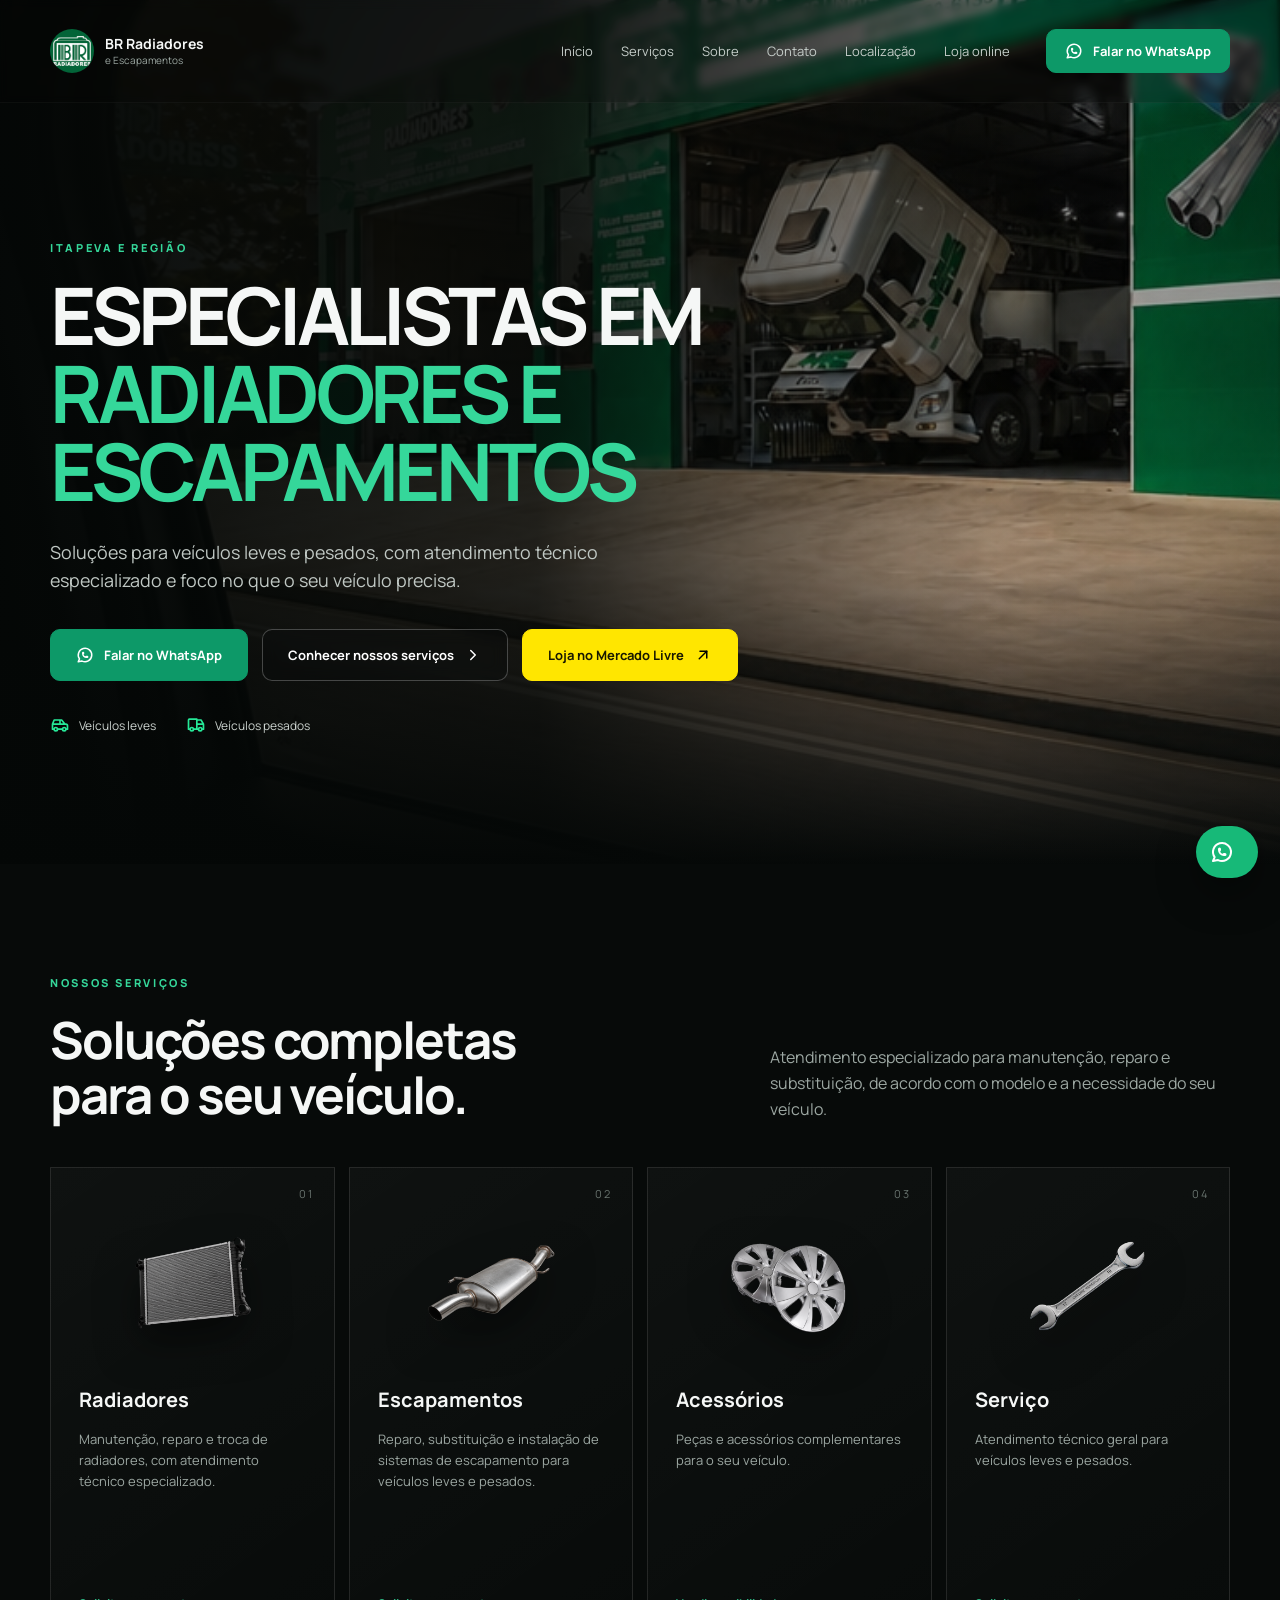
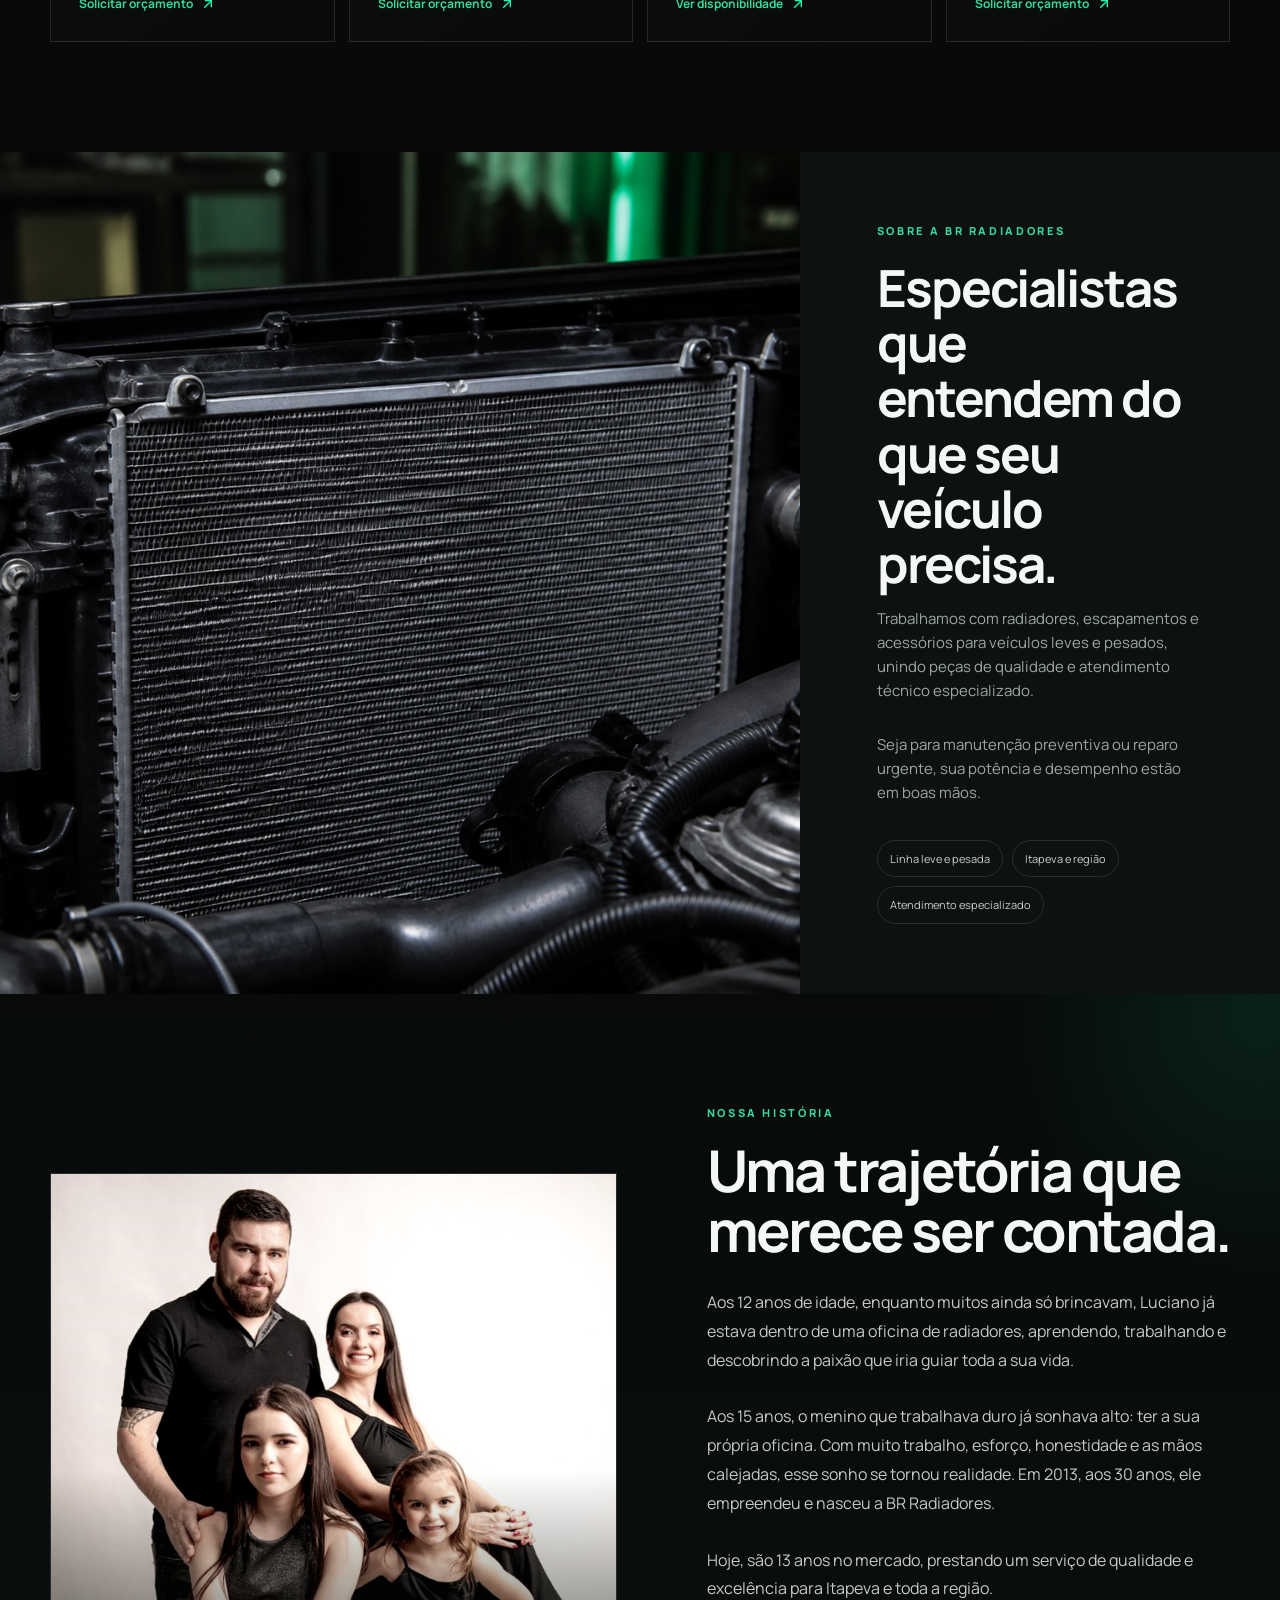
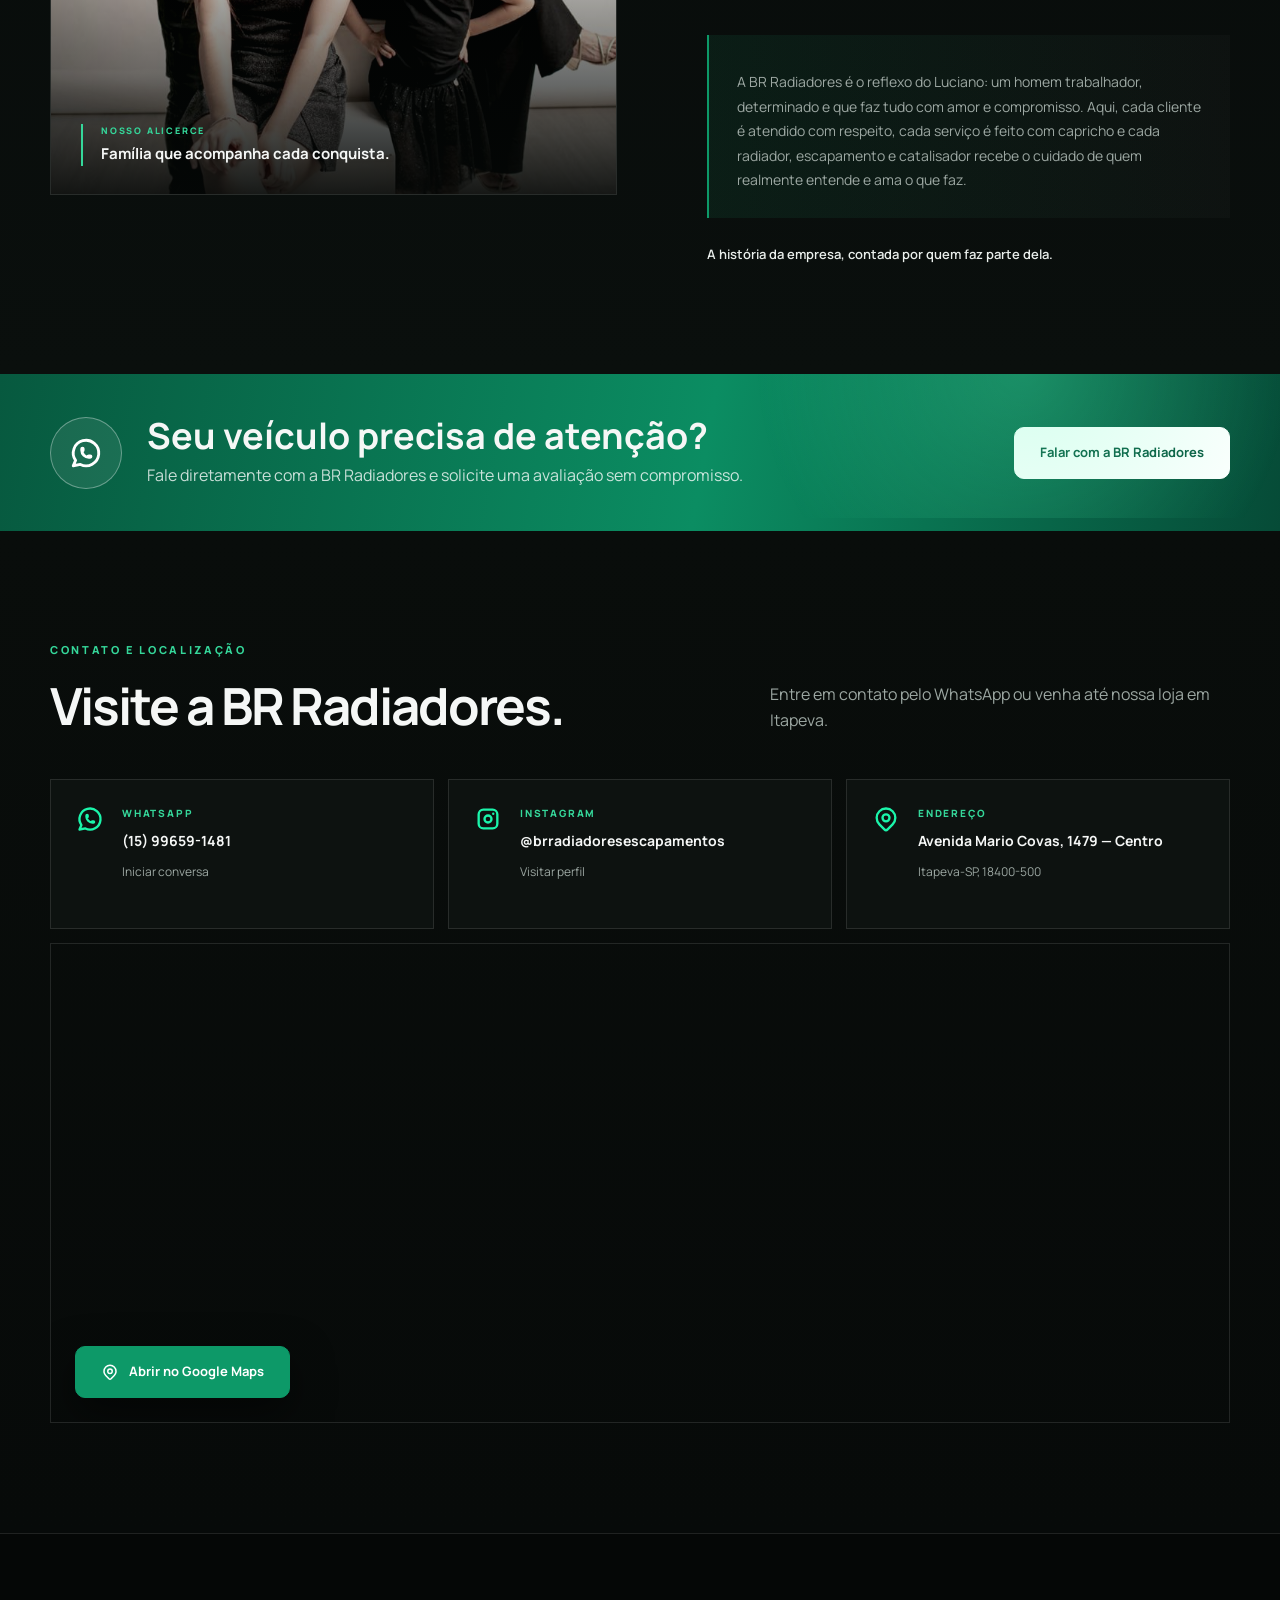
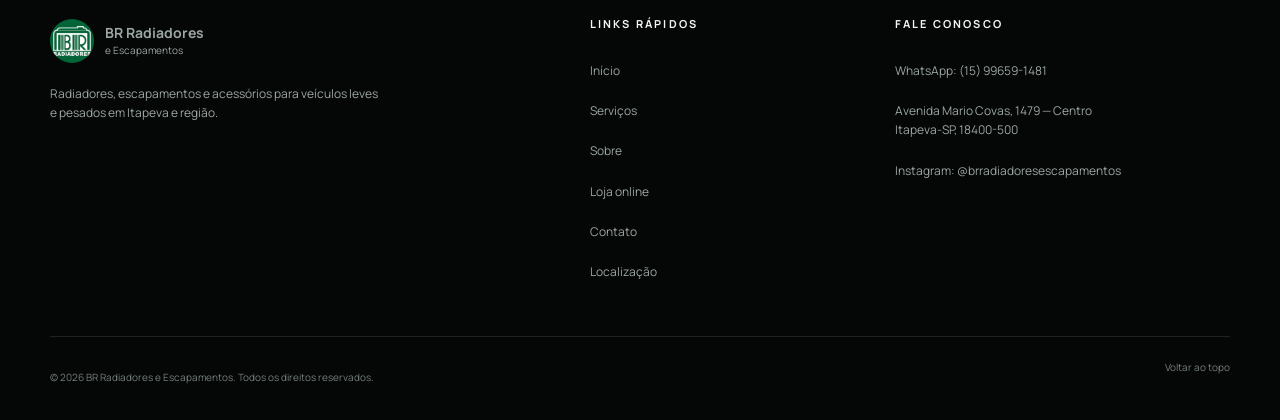
<file: index.html>
<!DOCTYPE html>
<html lang="pt-BR">
  <head>
    <meta charset="UTF-8">
    <meta name="viewport" content="width=device-width, initial-scale=1.0">
    <title>
      BR Radiadores e Escapamentos — Itapeva-SP
    </title>
    <meta name="description" content="Radiadores, escapamentos, acessórios e atendimento técnico para veículos leves e pesados em Itapeva e região. Solicite seu orçamento pelo WhatsApp.">
    <meta name="theme-color" content="#070b09">
    <meta property="og:title" content="BR Radiadores e Escapamentos — Itapeva-SP">
    <meta property="og:description" content="Atendimento especializado para veículos leves e pesados em Itapeva e região.">
    <meta property="og:type" content="website">
    <meta property="og:image" content="assets/images/fachada-br.png">
    <link rel="icon" href="assets/images/favicon.png" type="image/png">
    <link rel="preconnect" href="https://fonts.googleapis.com">
    <link rel="preconnect" href="https://fonts.gstatic.com" crossorigin>
    <link href="https://fonts.googleapis.com/css2?family=Manrope:wght@400;500;600;700;800&display=swap" rel="stylesheet">
    <link rel="stylesheet" href="css/style.css">
    <script type="application/ld+json">
      {"@context":"https://schema.org","@type":"AutoRepair","name":"BR Radiadores e Escapamentos","image":"assets/images/fachada-br.png","telephone":"+55 15 99659-1481","address":{"@type":"PostalAddress","streetAddress":"Avenida Mario Covas, 1479 — Centro","addressLocality":"Itapeva","addressRegion":"SP","postalCode":"18400-500","addressCountry":"BR"},"sameAs":["https://instagram.com/brradiadoresescapamentos"]}
    </script>
  </head>
  <body>
    <a class="skip-link" href="#conteudo">
      Pular para o conteúdo
    </a>
    <header class="header" id="header">
      <div class="header__inner container">
        <a class="brand" href="#inicio" aria-label="BR Radiadores e Escapamentos — início">
          <img src="assets/images/logo-br.png" alt="" width="48" height="48">
          <span>
            <strong>
              BR Radiadores
            </strong>
            <small>
              e Escapamentos
            </small>
          </span>
        </a>
        <nav class="nav" id="nav" aria-label="Navegação principal">
          <a href="#inicio">
            Início
          </a>
          <a href="#servicos">
            Serviços
          </a>
          <a href="#sobre">
            Sobre
          </a>
          <a href="#contato">
            Contato
          </a>
          <a href="#localizacao">
            Localização
          </a>
          <a href="vendas.html">
            Loja online
          </a>
        </nav>
        <a class="button button--compact header__cta" href="https://wa.me/5515996591481?text=Ol%C3%A1!%20Vim%20pelo%20site%20e%20gostaria%20de%20solicitar%20um%20or%C3%A7amento." target="_blank" rel="noopener noreferrer">
          <img src="assets/icons/brand-whatsapp.svg" alt="">
          Falar no WhatsApp
        </a>
        <button class="menu-button" type="button" aria-label="Abrir menu" aria-expanded="false" aria-controls="nav">
          <img src="assets/icons/menu-2.svg" alt="">
        </button>
      </div>
    </header>
    <main id="conteudo">
      <section class="hero" id="inicio" aria-labelledby="hero-title">
        <img class="hero__image" src="assets/images/fachada-br.png" alt="Fachada da BR Radiadores e Escapamentos com caminhão em atendimento">
        <div class="hero__overlay">
        </div>
        <div class="hero__content container reveal">
          <p class="eyebrow">
            Itapeva e região
          </p>
          <h1 id="hero-title">
            Especialistas em
            <br>
            <span>
              radiadores e escapamentos
            </span>
          </h1>
          <p class="hero__lead">
            Soluções para veículos leves e pesados, com atendimento técnico especializado e foco no que o seu veículo precisa.
          </p>
          <div class="hero__actions">
            <a class="button" href="https://wa.me/5515996591481?text=Ol%C3%A1!%20Quero%20solicitar%20um%20or%C3%A7amento%20para%20o%20meu%20ve%C3%ADculo." target="_blank" rel="noopener noreferrer">
              <img src="assets/icons/brand-whatsapp.svg" alt="">
              Falar no WhatsApp
            </a>
            <a class="button button--ghost" href="#servicos">
              Conhecer nossos serviços
              <img src="assets/icons/chevron-right.svg" alt="">
            </a>
            <a class="button button--market" href="vendas.html">
              Loja no Mercado Livre
              <img src="assets/icons/arrow-up-right.svg" alt="">
            </a>
          </div>
          <div class="hero__trust">
            <span>
              <img src="assets/icons/car.svg" alt="">
              Veículos leves
            </span>
            <span>
              <img src="assets/icons/truck.svg" alt="">
              Veículos pesados
            </span>
          </div>
        </div>
      </section>
      <section class="section services" id="servicos" aria-labelledby="services-title">
        <div class="container">
          <div class="section-head reveal">
            <div>
              <p class="eyebrow">
                Nossos serviços
              </p>
              <h2 id="services-title">
                Soluções completas
                <br>
                para o seu veículo.
              </h2>
            </div>
            <p>
              Atendimento especializado para manutenção, reparo e substituição, de acordo com o modelo e a necessidade do seu veículo.
            </p>
          </div>
          <div class="service-grid">
            <article class="service-card reveal">
              <span class="service-card__number">
                01
              </span>
              <img src="assets/images/radiador.png" alt="Radiador automotivo" loading="lazy">
              <h3>
                Radiadores
              </h3>
              <p>
                Manutenção, reparo e troca de radiadores, com atendimento técnico especializado.
              </p>
              <a href="https://wa.me/5515996591481?text=Ol%C3%A1!%20Quero%20um%20or%C3%A7amento%20de%20radiador%20para%20o%20meu%20ve%C3%ADculo." target="_blank" rel="noopener noreferrer">
                Solicitar orçamento
                <img src="assets/icons/arrow-up-right.svg" alt="">
              </a>
            </article>
            <article class="service-card reveal">
              <span class="service-card__number">
                02
              </span>
              <img src="assets/images/escapamento.png" alt="Sistema de escapamento" loading="lazy">
              <h3>
                Escapamentos
              </h3>
              <p>
                Reparo, substituição e instalação de sistemas de escapamento para veículos leves e pesados.
              </p>
              <a href="https://wa.me/5515996591481?text=Ol%C3%A1!%20Quero%20um%20or%C3%A7amento%20de%20escapamento%20para%20o%20meu%20ve%C3%ADculo." target="_blank" rel="noopener noreferrer">
                Solicitar orçamento
                <img src="assets/icons/arrow-up-right.svg" alt="">
              </a>
            </article>
            <article class="service-card reveal">
              <span class="service-card__number">
                03
              </span>
              <img src="assets/images/acessorios.png" alt="Acessórios automotivos" loading="lazy">
              <h3>
                Acessórios
              </h3>
              <p>
                Peças e acessórios complementares para o seu veículo.
              </p>
              <a href="https://wa.me/5515996591481?text=Ol%C3%A1!%20Gostaria%20de%20ver%20a%20disponibilidade%20de%20acess%C3%B3rios." target="_blank" rel="noopener noreferrer">
                Ver disponibilidade
                <img src="assets/icons/arrow-up-right.svg" alt="">
              </a>
            </article>
            <article class="service-card reveal">
              <span class="service-card__number">
                04
              </span>
              <img src="assets/images/servico.png" alt="Ferramenta representando atendimento técnico" loading="lazy">
              <h3>
                Serviço
              </h3>
              <p>
                Atendimento técnico geral para veículos leves e pesados.
              </p>
              <a href="https://wa.me/5515996591481?text=Ol%C3%A1!%20Quero%20um%20or%C3%A7amento%20de%20servi%C3%A7o%20para%20o%20meu%20ve%C3%ADculo." target="_blank" rel="noopener noreferrer">
                Solicitar orçamento
                <img src="assets/icons/arrow-up-right.svg" alt="">
              </a>
            </article>
          </div>
        </div>
      </section>
      <section class="about" id="sobre" aria-labelledby="about-title">
        <div class="about__media reveal">
          <img src="assets/images/radiador-closeup.png" alt="Detalhe técnico de radiador instalado em veículo" loading="lazy">
        </div>
        <div class="about__content reveal">
          <p class="eyebrow">
            Sobre a BR Radiadores
          </p>
          <h2 id="about-title">
            Especialistas que entendem do que seu veículo precisa.
          </h2>
          <p>
            Trabalhamos com radiadores, escapamentos e acessórios para veículos leves e pesados, unindo peças de qualidade e atendimento técnico especializado.
          </p>
          <p>
            Seja para manutenção preventiva ou reparo urgente, sua potência e desempenho estão em boas mãos.
          </p>
          <div class="about__tags">
            <span>
              Linha leve e pesada
            </span>
            <span>
              Itapeva e região
            </span>
            <span>
              Atendimento especializado
            </span>
          </div>
        </div>
      </section>
      <section class="story section" aria-labelledby="story-title">
        <div class="story__grid container">
          <figure class="story__portrait reveal">
            <!-- Troca futura: salve a foto real como assets/images/familia-proprietario.jpg e altere apenas o src abaixo. -->
            <img src="assets/images/Luciano e familia.png" alt="Fachada da BR Radiadores e Escapamentos — imagem temporária até a inclusão da foto da família" loading="lazy">
            <figcaption>
              <span>
                Nosso Alicerce
              </span>
              <strong>
                Família que acompanha cada conquista.
              </strong>
            </figcaption>
          </figure>
          <div class="story__content reveal">
            <p class="eyebrow">
              Nossa história
            </p>
            <h2 id="story-title">
              Uma trajetória que merece ser contada.
            </h2>
            <p class="story__intro">
              Aos 12 anos de idade, enquanto muitos ainda só brincavam, Luciano já estava dentro de uma oficina de radiadores, aprendendo, trabalhando e descobrindo a paixão que iria guiar toda a sua vida.
            </p>
            <p class="story__intro">
            Aos 15 anos, o menino que trabalhava duro já sonhava alto: ter a sua própria oficina.
            Com muito trabalho, esforço, honestidade e as mãos calejadas, esse sonho se tornou realidade.    
            Em 2013, aos 30 anos, ele empreendeu e nasceu a BR Radiadores.
            </p>
            <p class="story__intro">
            Hoje, são 13 anos no mercado, prestando um serviço de qualidade e excelência para Itapeva e toda a região.
            </p>
            <div class="story__text-slot" aria-label="Espaço reservado para o texto da trajetória">
              <span>
                
              </span>
              <p>
                A BR Radiadores é o reflexo do Luciano: um homem trabalhador, determinado e que faz tudo com amor e compromisso. Aqui, cada cliente é atendido com respeito, cada serviço é feito com capricho e cada radiador, escapamento e catalisador recebe o cuidado de quem realmente entende e ama o que faz.
              </p>
            </div>
            <p class="story__signature">
              A história da empresa, contada por quem faz parte dela.
            </p>
          </div>
        </div>
      </section>
      <section class="cta-band" aria-label="Solicite um orçamento">
        <div class="container cta-band__inner reveal">
          <div class="cta-band__icon">
            <img src="assets/icons/brand-whatsapp.svg" alt="">
          </div>
          <div>
            <h2>
              Seu veículo precisa de atenção?
            </h2>
            <p>
              Fale diretamente com a BR Radiadores e solicite uma avaliação sem compromisso.
            </p>
          </div>
          <a class="button button--light" href="https://wa.me/5515996591481?text=Ol%C3%A1!%20Quero%20pedir%20um%20or%C3%A7amento%20sem%20compromisso." target="_blank" rel="noopener noreferrer">
            Falar com a BR Radiadores
          </a>
        </div>
      </section>
      <section class="section contact" id="contato" aria-labelledby="contact-title">
        <div class="container">
          <div class="section-head reveal">
            <div>
              <p class="eyebrow">
                Contato e localização
              </p>
              <h2 id="contact-title">
                Visite a BR Radiadores.
              </h2>
            </div>
            <p>
              Entre em contato pelo WhatsApp ou venha até nossa loja em Itapeva.
            </p>
          </div>
          <div class="contact-grid">
            <a class="contact-card reveal" href="https://wa.me/5515996591481?text=Ol%C3%A1!%20Vim%20pelo%20site%20da%20BR%20Radiadores." target="_blank" rel="noopener noreferrer">
              <img src="assets/icons/brand-whatsapp.svg" alt="">
              <span>
                <small>
                  WhatsApp
                </small>
                <strong>
                  (15) 99659-1481
                </strong>
                <em>
                  Iniciar conversa
                </em>
              </span>
            </a>
            <a class="contact-card reveal" href="https://instagram.com/brradiadoresescapamentos" target="_blank" rel="noopener noreferrer">
              <img src="assets/icons/brand-instagram.svg" alt="">
              <span>
                <small>
                  Instagram
                </small>
                <strong>
                  @brradiadoresescapamentos
                </strong>
                <em>
                  Visitar perfil
                </em>
              </span>
            </a>
            <a class="contact-card reveal" href="https://www.google.com/maps/search/?api=1&query=Avenida%20Mario%20Covas%2C%201479%2C%20Centro%2C%20Itapeva%20-%20SP%2C%2018400-500" target="_blank" rel="noopener noreferrer">
              <img src="assets/icons/map-pin.svg" alt="">
              <span>
                <small>
                  Endereço
                </small>
                <strong>
                  Avenida Mario Covas, 1479 — Centro
                </strong>
                <em>
                  Itapeva-SP, 18400-500
                </em>
              </span>
            </a>
          </div>
          <div class="map-wrap reveal" id="localizacao">
            <iframe title="Mapa da BR Radiadores e Escapamentos em Itapeva" src="https://www.google.com/maps?q=Avenida%20Mario%20Covas%2C%201479%2C%20Centro%2C%20Itapeva%20-%20SP%2C%2018400-500&output=embed" loading="lazy" referrerpolicy="no-referrer-when-downgrade" allowfullscreen>
            </iframe>
            <a class="button map-button" href="https://www.google.com/maps/search/?api=1&query=BR%20Radiadores%20e%20Escapamentos%2C%20Avenida%20Mario%20Covas%2C%201479%2C%20Itapeva%20-%20SP" target="_blank" rel="noopener noreferrer">
              <img src="assets/icons/map-pin.svg" alt="">
              Abrir no Google Maps
            </a>
          </div>
        </div>
      </section>
    </main>
    <footer class="footer">
      <div class="container footer__grid">
        <div>
          <a class="brand" href="#inicio">
            <img src="assets/images/logo-br.png" alt="" width="48" height="48">
            <span>
              <strong>
                BR Radiadores
              </strong>
              <small>
                e Escapamentos
              </small>
            </span>
          </a>
          <p>
            Radiadores, escapamentos e acessórios para veículos leves e pesados em Itapeva e região.
          </p>
        </div>
        <div>
          <h2>
            Links rápidos
          </h2>
          <a href="#inicio">
            Início
          </a>
          <a href="#servicos">
            Serviços
          </a>
          <a href="#sobre">
            Sobre
          </a>
          <a href="vendas.html">
            Loja online
          </a>
          <a href="#contato">
            Contato
          </a>
          <a href="#localizacao">
            Localização
          </a>
        </div>
        <div>
          <h2>
            Fale conosco
          </h2>
          <a href="https://wa.me/5515996591481" target="_blank" rel="noopener noreferrer">
            WhatsApp: (15) 99659-1481
          </a>
          <a href="https://www.google.com/maps/search/?api=1&query=Avenida%20Mario%20Covas%2C%201479%2C%20Centro%2C%20Itapeva%20-%20SP%2C%2018400-500" target="_blank" rel="noopener noreferrer">
            Avenida Mario Covas, 1479 — Centro
            <br>
            Itapeva-SP, 18400-500
          </a>
          <a href="https://instagram.com/brradiadoresescapamentos" target="_blank" rel="noopener noreferrer">
            Instagram: @brradiadoresescapamentos
          </a>
        </div>
      </div>
      <div class="container footer__bottom">
        <p>
          © 2026 BR Radiadores e Escapamentos. Todos os direitos reservados.
        </p>
        <a href="#inicio">
          Voltar ao topo
        </a>
      </div>
    </footer>
    <a class="whatsapp-float" href="https://wa.me/5515996591481?text=Ol%C3%A1!%20Quero%20falar%20sobre%20um%20servi%C3%A7o." target="_blank" rel="noopener noreferrer" aria-label="Falar com a BR Radiadores pelo WhatsApp">
      <img src="assets/icons/brand-whatsapp.svg" alt="">
      <span>
        Fale conosco
      </span>
    </a>
    <script src="js/script.js">
    </script>
  </body>
</html>
</file>
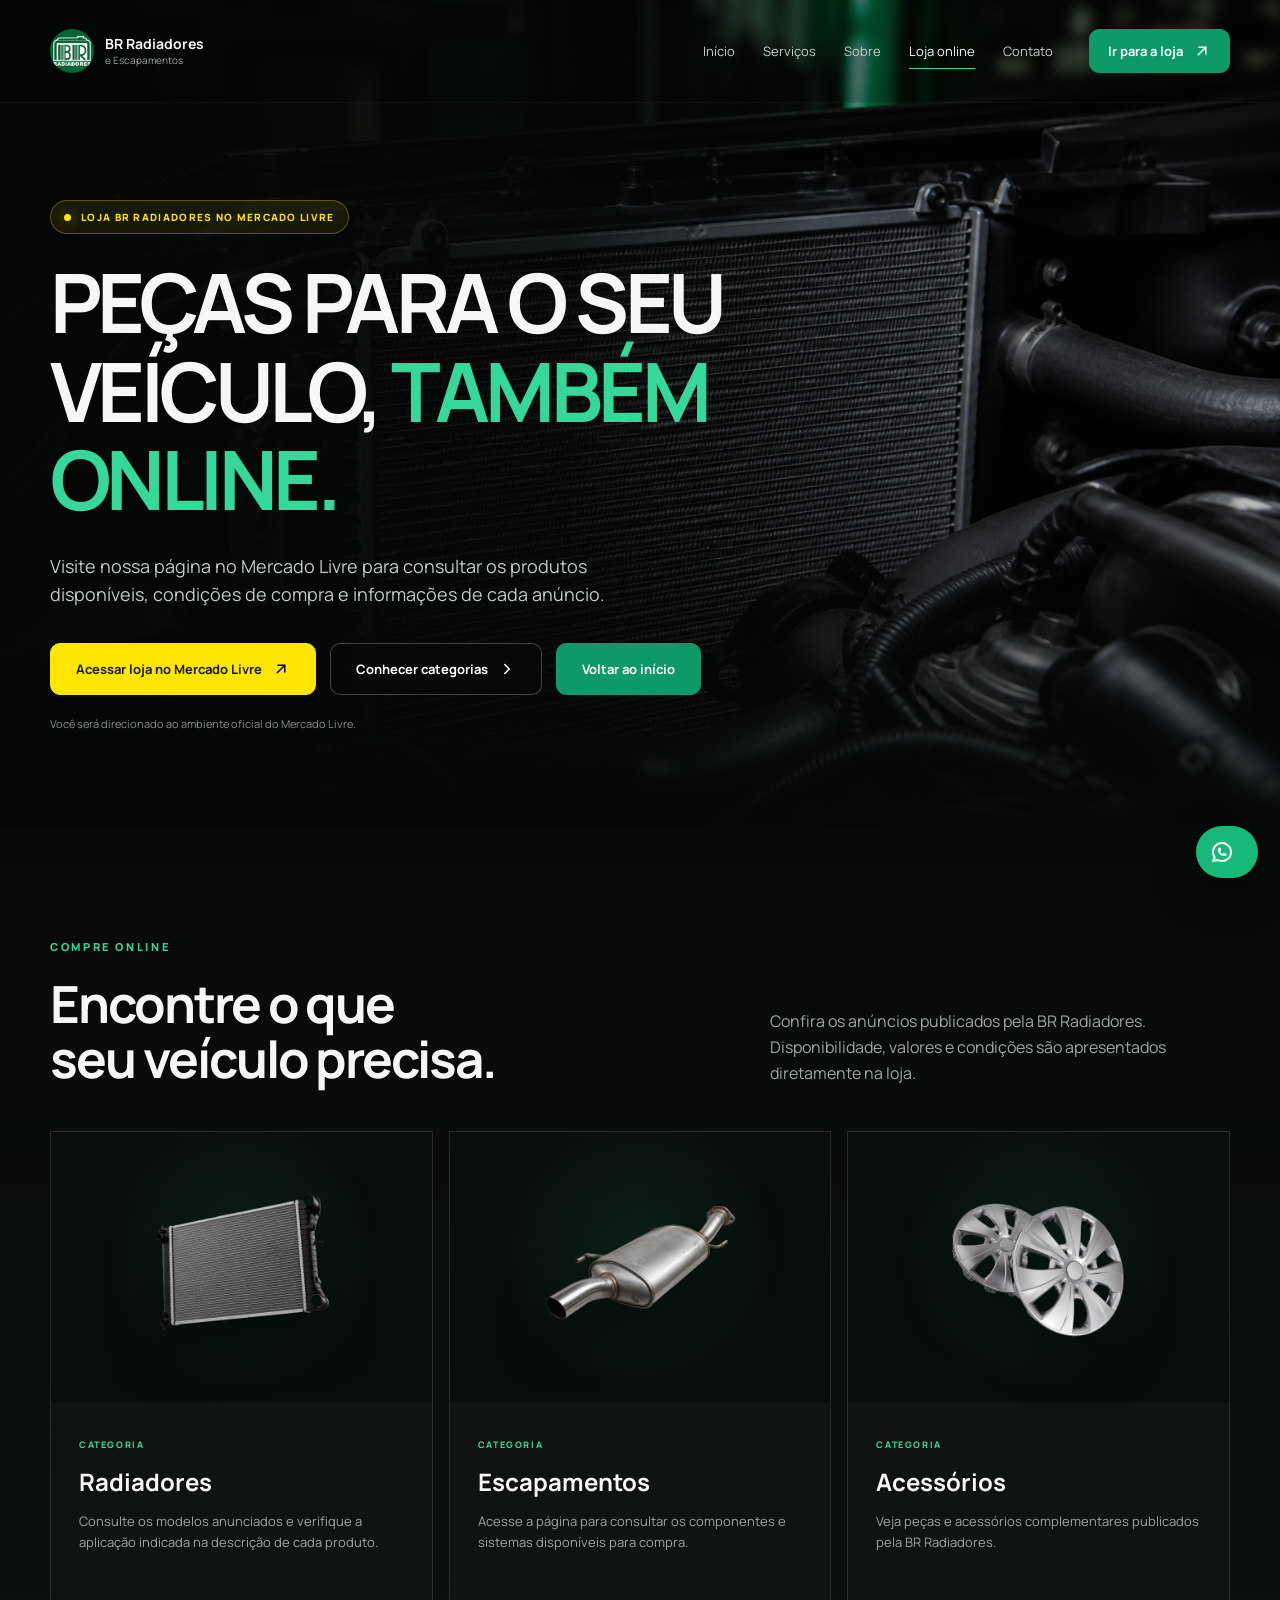
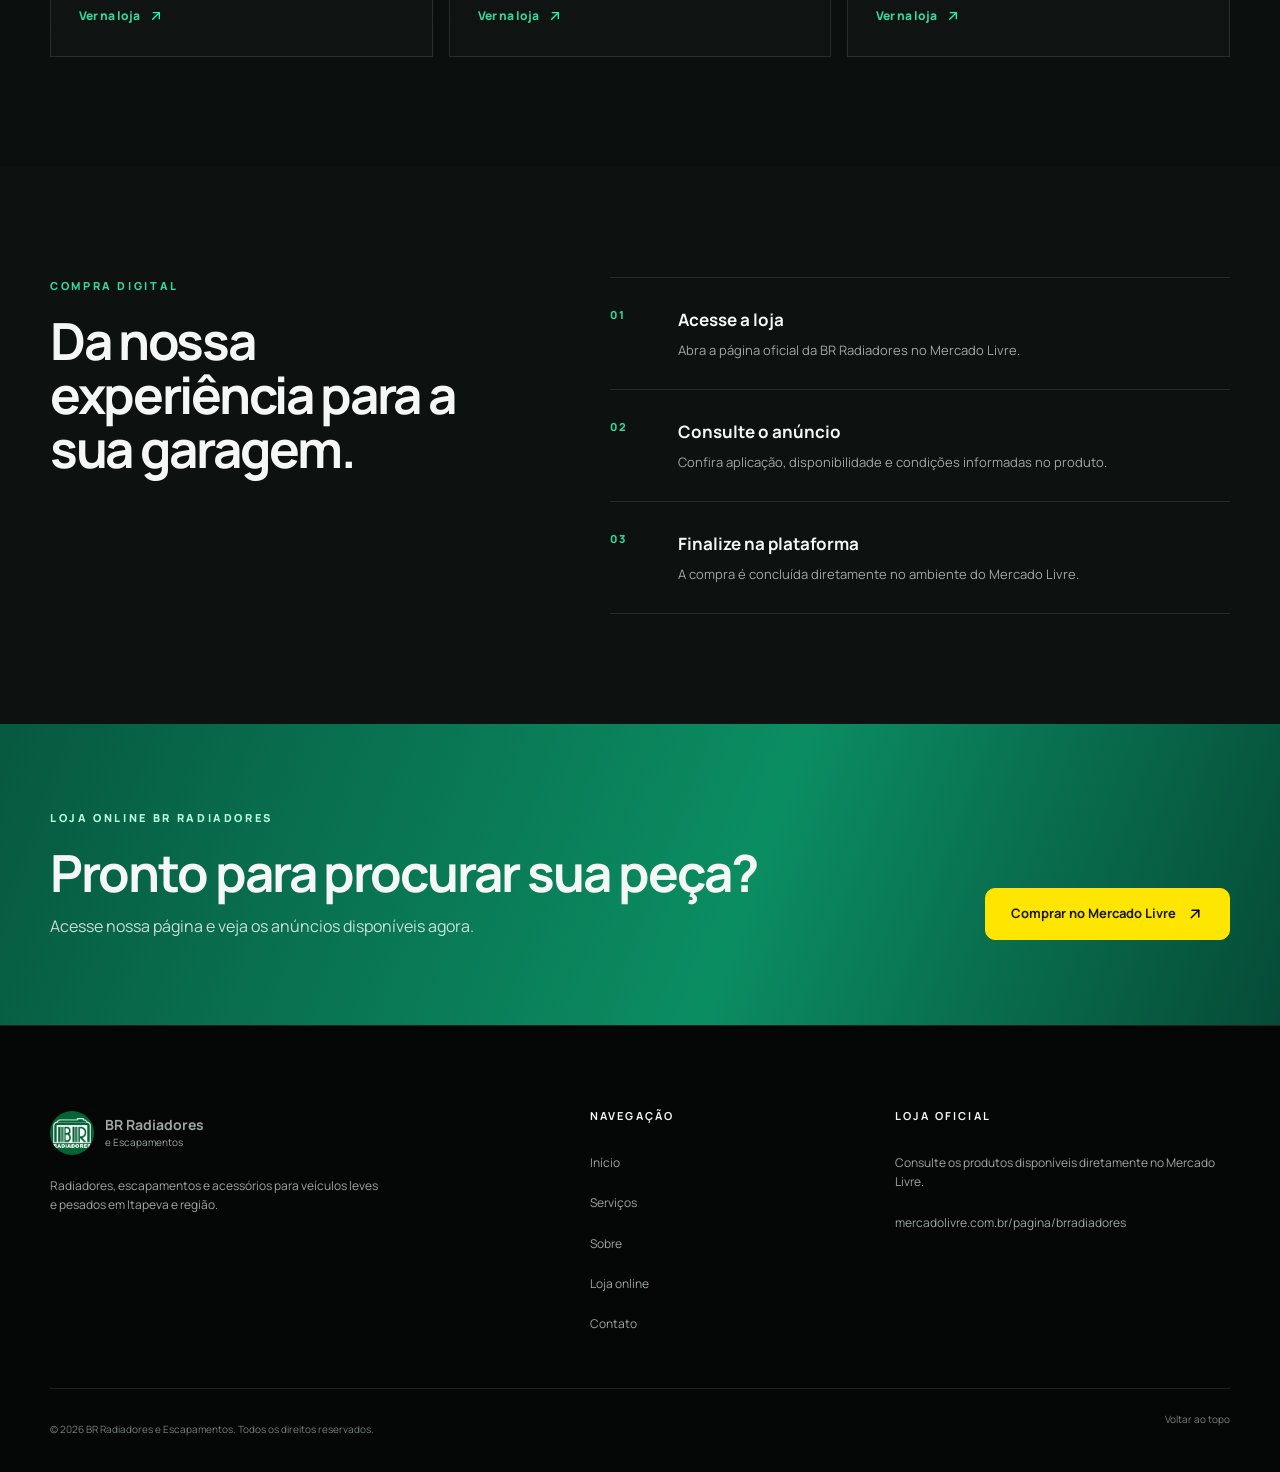
<file: vendas.html>
<!DOCTYPE html>
<html lang="pt-BR">
  <head>
    <meta charset="UTF-8">
    <meta name="viewport" content="width=device-width, initial-scale=1.0">
    <title>
      Loja Online — BR Radiadores no Mercado Livre
    </title>
    <meta name="description" content="Conheça a loja da BR Radiadores no Mercado Livre e consulte radiadores, escapamentos e acessórios disponíveis para compra online.">
    <meta name="theme-color" content="#070a09">
    <meta property="og:title" content="Loja Online — BR Radiadores">
    <meta property="og:description" content="Acesse a loja da BR Radiadores no Mercado Livre.">
    <meta property="og:type" content="website">
    <meta property="og:image" content="assets/images/radiador-closeup.png">
    <link rel="icon" href="assets/images/favicon.png" type="image/png">
    <link rel="preconnect" href="https://fonts.googleapis.com">
    <link rel="preconnect" href="https://fonts.gstatic.com" crossorigin>
    <link href="https://fonts.googleapis.com/css2?family=Manrope:wght@400;500;600;700;800&display=swap" rel="stylesheet">
    <link rel="stylesheet" href="css/style.css">
  </head>
  <body class="sales-page">
    <a class="skip-link" href="#conteudo">
      Pular para o conteúdo
    </a>
    <header class="header" id="header">
      <div class="header__inner container">
        <a class="brand" href="index.html" aria-label="BR Radiadores e Escapamentos — página inicial">
          <img src="assets/images/logo-br.png" alt="" width="48" height="48">
          <span>
            <strong>
              BR Radiadores
            </strong>
            <small>
              e Escapamentos
            </small>
          </span>
        </a>
        <nav class="nav" id="nav" aria-label="Navegação principal">
          <a href="index.html">
            Início
          </a>
          <a href="index.html#servicos">
            Serviços
          </a>
          <a href="index.html#sobre">
            Sobre
          </a>
          <a href="vendas.html" aria-current="page">
            Loja online
          </a>
          <a href="index.html#contato">
            Contato
          </a>
        </nav>
        <a class="button button--compact header__cta" href="https://www.mercadolivre.com.br/pagina/brradiadores" target="_blank" rel="noopener noreferrer">
          Ir para a loja
          <img src="assets/icons/arrow-up-right.svg" alt="">
        </a>
        <button class="menu-button" type="button" aria-label="Abrir menu" aria-expanded="false" aria-controls="nav">
          <img src="assets/icons/menu-2.svg" alt="">
        </button>
      </div>
    </header>
    <main id="conteudo">
      <section class="sales-hero" aria-labelledby="sales-title">
        <img class="sales-hero__image" src="assets/images/radiador-closeup.png" alt="Radiador automotivo em destaque" fetchpriority="high">
        <div class="sales-hero__shade">
        </div>
        <div class="container sales-hero__content reveal">
          <p class="market-badge">
            <span>
            </span>
            Loja BR Radiadores no Mercado Livre
          </p>
          <h1 id="sales-title">
            Peças para o seu veículo,
            <span>
              também online.
            </span>
          </h1>
          <p>
            Visite nossa página no Mercado Livre para consultar os produtos disponíveis, condições de compra e informações de cada anúncio.
          </p>
          <div class="hero__actions">
            <a class="button button--market" href="https://www.mercadolivre.com.br/pagina/brradiadores" target="_blank" rel="noopener noreferrer">
              Acessar loja no Mercado Livre
              <img src="assets/icons/arrow-up-right.svg" alt="">
            </a>
            <a class="button button--ghost" href="#categorias">
              Conhecer categorias
              <img src="assets/icons/chevron-right.svg" alt="">
            </a>
            <a class="button" href="index.html">
              Voltar ao início
            </a>
          </div>
          <small>
            Você será direcionado ao ambiente oficial do Mercado Livre.
          </small>
        </div>
      </section>
      <section class="section sales-categories" id="categorias" aria-labelledby="categories-title">
        <div class="container">
          <div class="section-head reveal">
            <div>
              <p class="eyebrow">
                Compre online
              </p>
              <h2 id="categories-title">
                Encontre o que
                <br>
                seu veículo precisa.
              </h2>
            </div>
            <p>
              Confira os anúncios publicados pela BR Radiadores. Disponibilidade, valores e condições são apresentados diretamente na loja.
            </p>
          </div>
          <div class="sales-grid">
            <article class="sales-card reveal">
              <div class="sales-card__image">
                <img src="assets/images/radiador.png" alt="Radiador automotivo" loading="lazy">
              </div>
              <div class="sales-card__body">
                <span>
                  Categoria
                </span>
                <h3>
                  Radiadores
                </h3>
                <p>
                  Consulte os modelos anunciados e verifique a aplicação indicada na descrição de cada produto.
                </p>
                <a href="https://www.mercadolivre.com.br/pagina/brradiadores" target="_blank" rel="noopener noreferrer">
                  Ver na loja
                  <img src="assets/icons/arrow-up-right.svg" alt="">
                </a>
              </div>
            </article>
            <article class="sales-card reveal">
              <div class="sales-card__image">
                <img src="assets/images/escapamento.png" alt="Componente de escapamento" loading="lazy">
              </div>
              <div class="sales-card__body">
                <span>
                  Categoria
                </span>
                <h3>
                  Escapamentos
                </h3>
                <p>
                  Acesse a página para consultar os componentes e sistemas disponíveis para compra.
                </p>
                <a href="https://www.mercadolivre.com.br/pagina/brradiadores" target="_blank" rel="noopener noreferrer">
                  Ver na loja
                  <img src="assets/icons/arrow-up-right.svg" alt="">
                </a>
              </div>
            </article>
            <article class="sales-card reveal">
              <div class="sales-card__image">
                <img src="assets/images/acessorios.png" alt="Acessórios automotivos" loading="lazy">
              </div>
              <div class="sales-card__body">
                <span>
                  Categoria
                </span>
                <h3>
                  Acessórios
                </h3>
                <p>
                  Veja peças e acessórios complementares publicados pela BR Radiadores.
                </p>
                <a href="https://www.mercadolivre.com.br/pagina/brradiadores" target="_blank" rel="noopener noreferrer">
                  Ver na loja
                  <img src="assets/icons/arrow-up-right.svg" alt="">
                </a>
              </div>
            </article>
          </div>
        </div>
      </section>
      <section class="market-process section" aria-labelledby="process-title">
        <div class="container market-process__grid">
          <div class="reveal">
            <p class="eyebrow">
              Compra digital
            </p>
            <h2 id="process-title">
              Da nossa experiência para a sua garagem.
            </h2>
          </div>
          <div class="market-process__steps reveal">
            <article>
              <span>
                01
              </span>
              <div>
                <h3>
                  Acesse a loja
                </h3>
                <p>
                  Abra a página oficial da BR Radiadores no Mercado Livre.
                </p>
              </div>
            </article>
            <article>
              <span>
                02
              </span>
              <div>
                <h3>
                  Consulte o anúncio
                </h3>
                <p>
                  Confira aplicação, disponibilidade e condições informadas no produto.
                </p>
              </div>
            </article>
            <article>
              <span>
                03
              </span>
              <div>
                <h3>
                  Finalize na plataforma
                </h3>
                <p>
                  A compra é concluída diretamente no ambiente do Mercado Livre.
                </p>
              </div>
            </article>
          </div>
        </div>
      </section>
      <section class="sales-cta">
        <div class="container sales-cta__inner reveal">
          <div>
            <p class="eyebrow">
              Loja online BR Radiadores
            </p>
            <h2>
              Pronto para procurar sua peça?
            </h2>
            <p>
              Acesse nossa página e veja os anúncios disponíveis agora.
            </p>
          </div>
          <a class="button button--market" href="https://www.mercadolivre.com.br/pagina/brradiadores" target="_blank" rel="noopener noreferrer">
            Comprar no Mercado Livre
            <img src="assets/icons/arrow-up-right.svg" alt="">
          </a>
        </div>
      </section>
    </main>
    <footer class="footer">
      <div class="container footer__grid">
        <div>
          <a class="brand" href="index.html">
            <img src="assets/images/logo-br.png" alt="" width="48" height="48">
            <span>
              <strong>
                BR Radiadores
              </strong>
              <small>
                e Escapamentos
              </small>
            </span>
          </a>
          <p>
            Radiadores, escapamentos e acessórios para veículos leves e pesados em Itapeva e região.
          </p>
        </div>
        <div>
          <h2>
            Navegação
          </h2>
          <a href="index.html">
            Início
          </a>
          <a href="index.html#servicos">
            Serviços
          </a>
          <a href="index.html#sobre">
            Sobre
          </a>
          <a href="vendas.html">
            Loja online
          </a>
          <a href="index.html#contato">
            Contato
          </a>
        </div>
        <div>
          <h2>
            Loja oficial
          </h2>
          <p>
            Consulte os produtos disponíveis diretamente no Mercado Livre.
          </p>
          <a href="https://www.mercadolivre.com.br/pagina/brradiadores" target="_blank" rel="noopener noreferrer">
            mercadolivre.com.br/pagina/brradiadores
          </a>
        </div>
      </div>
      <div class="container footer__bottom">
        <p>
          © 2026 BR Radiadores e Escapamentos. Todos os direitos reservados.
        </p>
        <a href="#conteudo">
          Voltar ao topo
        </a>
      </div>
    </footer>
    <a class="whatsapp-float" href="https://wa.me/5515996591481?text=Ol%C3%A1!%20Preciso%20de%20ajuda%20para%20encontrar%20uma%20pe%C3%A7a." target="_blank" rel="noopener noreferrer" aria-label="Falar com a BR Radiadores pelo WhatsApp">
      <img src="assets/icons/brand-whatsapp.svg" alt="">
      <span>
        Precisa de ajuda?
      </span>
    </a>
    <script src="js/script.js">
    </script>
  </body>
</html>
</file>
<file: css/style.css>
:root {
  --bg: #070a09;
  --surface: #0d1210;
  --surface-2: #121816;
  --line: rgba(255,255,255,.11);
  --text: #f5f7f6;
  --muted: #9ca7a2;
  --green: #0d9968;
  --green-light: #35d79a;
  --max: 1180px;
  --radius: 22px;
  --shadow: 0 24px 80px rgba(0,0,0,.38)
}
* {
  box-sizing: border-box
}
html {
  scroll-behavior: smooth;
  scroll-padding-top: 90px
}
body {
  margin: 0;
  background: var(--bg);
  color: var(--text);
  font-family: Manrope,Arial,sans-serif;
  line-height: 1.6;
  overflow-x: hidden
}
body::before {
  content: "";
  position: fixed;
  inset: 0;
  pointer-events: none;
  z-index: -1;
  background-image: linear-gradient(rgba(255,255,255,.018) 1px,transparent 1px),linear-gradient(90deg,rgba(255,255,255,.018) 1px,transparent 1px);
  background-size: 64px 64px;
  mask-image: linear-gradient(to bottom,black,transparent 70%)
}
img {
  display: block;
  max-width: 100%
}
a {
  color: inherit;
  text-decoration: none
}
button,a {
  touch-action: manipulation
}
.container {
  width: min(var(--max),calc(100% - 40px));
  margin-inline: auto
}
.skip-link {
  position: fixed;
  left: 12px;
  top: -60px;
  z-index: 999;
  padding: 12px 18px;
  background: #fff;
  color: #000;
  border-radius: 8px
}
.skip-link:focus {
  top: 12px
}
.header {
  position: fixed;
  inset: 0 0 auto;
  z-index: 100;
  padding: 16px 0;
  transition: .3s
}
.header__inner {
  height: 70px;
  display: flex;
  align-items: center;
  gap: 36px;
  padding: 0 18px;
  border: 1px solid transparent;
  border-radius: 20px;
  transition: .3s
}
.header.is-scrolled .header__inner {
  background: rgba(7,10,9,.86);
  border-color: var(--line);
  backdrop-filter: blur(18px);
  box-shadow: 0 14px 50px rgba(0,0,0,.25)
}
.brand {
  display: flex;
  align-items: center;
  gap: 11px;
  min-width: max-content
}
.brand img {
  width: 44px;
  height: 44px;
  border-radius: 50%;
  object-fit: cover
}
.brand span {
  display: flex;
  flex-direction: column;
  line-height: 1.1
}
.brand strong {
  font-size: 14px
}
.brand small {
  margin-top: 4px;
  color: var(--muted);
  font-size: 10px
}
.nav {
  display: flex;
  align-items: center;
  justify-content: center;
  gap: 28px;
  margin-left: auto
}
.nav a {
  font-size: 13px;
  color: #c5cdc9;
  position: relative
}
.nav a::after {
  content: "";
  position: absolute;
  left: 0;
  right: 100%;
  bottom: -8px;
  height: 1px;
  background: var(--green-light);
  transition: .25s
}
.nav a:hover::after,.nav a:focus-visible::after {
  right: 0
}
.button {
  display: inline-flex;
  align-items: center;
  justify-content: center;
  gap: 10px;
  min-height: 52px;
  padding: 0 25px;
  border: 1px solid var(--green);
  border-radius: 10px;
  background: var(--green);
  color: #fff;
  font: 700 13px/1 Manrope,sans-serif;
  transition: transform .25s,background .25s,border-color .25s,box-shadow .25s
}
.button:hover {
  transform: translateY(-2px);
  background: #10ad78;
  border-color: #10ad78;
  box-shadow: 0 12px 30px rgba(13,153,104,.25)
}
.button img {
  width: 18px;
  height: 18px;
  filter: brightness(0) invert(1)
}
.button--compact {
  min-height: 44px;
  padding: 0 18px
}
.button--ghost {
  background: rgba(10,13,12,.45);
  border-color: rgba(255,255,255,.24);
  backdrop-filter: blur(8px)
}
.button--ghost:hover {
  background: rgba(255,255,255,.08);
  border-color: rgba(255,255,255,.4);
  box-shadow: none
}
.menu-button {
  display: none;
  margin-left: auto;
  width: 46px;
  height: 46px;
  border: 1px solid var(--line);
  border-radius: 12px;
  background: #111715
}
.menu-button img {
  width: 22px;
  margin: auto;
  filter: brightness(0) invert(1)
}
:focus-visible {
  outline: 2px solid var(--green-light);
  outline-offset: 4px
}
.hero {
  position: relative;
  min-height: 780px;
  height: 96vh;
  display: grid;
  align-items: center;
  isolation: isolate
}
.hero__image {
  position: absolute;
  inset: 0;
  width: 100%;
  height: 100%;
  object-fit: cover;
  object-position: center;
  z-index: -3
}
.hero__overlay {
  position: absolute;
  inset: 0;
  z-index: -2;
  background: linear-gradient(90deg,rgba(4,7,6,.98) 0%,rgba(4,7,6,.86) 42%,rgba(4,7,6,.18) 78%),linear-gradient(0deg,var(--bg) 0%,transparent 35%,rgba(0,0,0,.38) 100%)
}
.hero__content {
  padding-top: 110px
}
.eyebrow {
  margin: 0 0 20px;
  color: var(--green-light);
  font-size: 11px;
  font-weight: 800;
  text-transform: uppercase;
  letter-spacing: .24em
}
.hero h1 {
  max-width: 920px;
  margin: 0;
  font-size: clamp(48px,6.2vw,88px);
  line-height: .98;
  letter-spacing: -.055em;
  text-transform: uppercase
}
.hero h1 span {
  color: var(--green-light)
}
.hero__lead {
  max-width: 620px;
  margin: 28px 0 0;
  color: #c0c8c4;
  font-size: clamp(16px,1.4vw,19px)
}
.hero__actions {
  display: flex;
  gap: 14px;
  flex-wrap: wrap;
  margin-top: 34px
}
.hero__trust {
  display: flex;
  gap: 30px;
  margin-top: 34px;
  color: #ccd3cf;
  font-size: 12px
}
.hero__trust span {
  display: flex;
  align-items: center;
  gap: 9px
}
.hero__trust img {
  width: 20px;
  filter: invert(61%) sepia(90%) saturate(351%) hue-rotate(103deg)
}
.section {
  padding: 110px 0
}
.section-head {
  display: flex;
  align-items: end;
  justify-content: space-between;
  gap: 50px;
  margin-bottom: 45px
}
.section-head h2,.about h2 {
  margin: 0;
  font-size: clamp(34px,4vw,58px);
  line-height: 1.08;
  letter-spacing: -.04em
}
.section-head>p {
  max-width: 460px;
  margin: 0;
  color: var(--muted)
}
.service-grid {
  display: grid;
  grid-template-columns: repeat(4,1fr);
  gap: 14px
}
.service-card {
  position: relative;
  display: flex;
  flex-direction: column;
  min-height: 475px;
  padding: 28px;
  border: 1px solid var(--line);
  background: linear-gradient(145deg,rgba(255,255,255,.035),rgba(255,255,255,.008));
  overflow: hidden;
  transition: .35s
}
.service-card:hover {
  transform: translateY(-7px);
  border-color: rgba(53,215,154,.45);
  background: linear-gradient(145deg,rgba(53,215,154,.08),rgba(255,255,255,.015));
  box-shadow: var(--shadow)
}
.service-card__number {
  position: absolute;
  top: 17px;
  right: 20px;
  color: #68736e;
  font-size: 11px;
  letter-spacing: .16em
}
.service-card>img {
  width: 140px;
  height: 140px;
  margin: 20px auto 28px;
  object-fit: contain;
  filter: drop-shadow(0 18px 20px rgba(0,0,0,.5))
}
.service-card h3 {
  margin: 0;
  font-size: 20px
}
.service-card p {
  flex: 1;
  color: var(--muted);
  font-size: 13px
}
.service-card a {
  display: flex;
  align-items: center;
  gap: 7px;
  color: var(--green-light);
  font-size: 12px;
  font-weight: 700
}
.service-card a img {
  width: 16px;
  filter: invert(68%) sepia(80%) saturate(432%) hue-rotate(104deg)
}
.about {
  display: grid;
  grid-template-columns: 1.25fr .75fr;
  min-height: 680px;
  background: var(--surface)
}
.about__media {
  min-height: 600px
}
.about__media img {
  width: 100%;
  height: 100%;
  object-fit: cover
}
.about__content {
  display: flex;
  flex-direction: column;
  justify-content: center;
  padding: 70px clamp(35px,6vw,100px)
}
.about__content p:not(.eyebrow) {
  color: var(--muted);
  font-size: 15px
}
.about__tags {
  display: flex;
  flex-wrap: wrap;
  gap: 9px;
  margin-top: 20px
}
.about__tags span {
  padding: 9px 12px;
  border: 1px solid var(--line);
  border-radius: 999px;
  color: #c6cfca;
  font-size: 11px
}
.cta-band {
  padding: 42px 0;
  background: linear-gradient(100deg,#07593f,#0b8d62 55%,#064b37);
  position: relative;
  overflow: hidden
}
.cta-band::after {
  content: "";
  position: absolute;
  inset: -100% -10% auto 50%;
  height: 300px;
  background: radial-gradient(circle,rgba(82,255,184,.25),transparent 65%);
  pointer-events: none
}
.cta-band__inner {
  display: grid;
  grid-template-columns: auto 1fr auto;
  align-items: center;
  gap: 25px
}
.cta-band__icon {
  width: 72px;
  height: 72px;
  display: grid;
  place-items: center;
  border: 1px solid rgba(255,255,255,.35);
  border-radius: 50%;
  background: rgba(255,255,255,.08)
}
.cta-band__icon img {
  width: 34px;
  filter: brightness(0) invert(1)
}
.cta-band h2 {
  margin: 0;
  font-size: clamp(24px,3vw,36px);
  line-height: 1.1
}
.cta-band p {
  margin: 7px 0 0;
  color: rgba(255,255,255,.78)
}
.button--light {
  position: relative;
  background: #fff;
  border-color: #fff;
  color: #07593f
}
.button--light img {
  filter: none
}
.button--light:hover {
  background: #eafff5;
  color: #07593f
}
.contact {
  background: linear-gradient(180deg,#090d0b,#070a09)
}
.contact-grid {
  display: grid;
  grid-template-columns: repeat(3,1fr);
  gap: 14px
}
.contact-card {
  display: flex;
  align-items: flex-start;
  gap: 18px;
  min-height: 150px;
  padding: 25px;
  border: 1px solid var(--line);
  background: var(--surface);
  transition: .3s
}
.contact-card:hover {
  transform: translateY(-4px);
  border-color: rgba(53,215,154,.45)
}
.contact-card>img {
  width: 28px;
  filter: invert(64%) sepia(97%) saturate(365%) hue-rotate(104deg)
}
.contact-card span {
  display: flex;
  min-width: 0;
  flex-direction: column
}
.contact-card small {
  margin-bottom: 9px;
  color: var(--green-light);
  font-size: 10px;
  font-weight: 800;
  text-transform: uppercase;
  letter-spacing: .18em
}
.contact-card strong {
  font-size: 14px;
  overflow-wrap: anywhere
}
.contact-card em {
  margin-top: 10px;
  color: var(--muted);
  font-size: 12px;
  font-style: normal
}
.map-wrap {
  position: relative;
  height: 480px;
  margin-top: 14px;
  border: 1px solid var(--line);
  overflow: hidden
}
.map-wrap iframe {
  width: 100%;
  height: 100%;
  border: 0;
  filter: grayscale(1) invert(.9) contrast(.85)
}
.map-button {
  position: absolute;
  left: 24px;
  bottom: 24px;
  box-shadow: 0 15px 40px rgba(0,0,0,.5)
}
.footer {
  padding: 75px 0 25px;
  border-top: 1px solid var(--line);
  background: #050706
}
.footer__grid {
  display: grid;
  grid-template-columns: 1.4fr .7fr 1fr;
  gap: 70px
}
.footer__grid>div {
  display: flex;
  flex-direction: column;
  align-items: flex-start;
  gap: 11px
}
.footer__grid p,.footer__grid a {
  max-width: 330px;
  margin: 10px 0 0;
  color: var(--muted);
  font-size: 12px
}
.footer__grid a:hover {
  color: var(--text)
}
.footer h2 {
  margin: 6px 0 8px;
  font-size: 11px;
  text-transform: uppercase;
  letter-spacing: .2em
}
.footer__bottom {
  display: flex;
  justify-content: space-between;
  gap: 20px;
  margin-top: 55px;
  padding-top: 22px;
  border-top: 1px solid var(--line);
  color: #76807b;
  font-size: 10px
}
.whatsapp-float {
  position: fixed;
  right: 22px;
  bottom: 22px;
  z-index: 80;
  display: flex;
  align-items: center;
  gap: 10px;
  padding: 14px;
  border-radius: 999px;
  background: #17b978;
  color: #fff;
  box-shadow: 0 15px 40px rgba(0,0,0,.42);
  font-size: 12px;
  font-weight: 700
}
.whatsapp-float img {
  width: 24px;
  filter: brightness(0) invert(1)
}
.whatsapp-float span {
  max-width: 0;
  opacity: 0;
  overflow: hidden;
  white-space: nowrap;
  transition: .3s
}
.whatsapp-float:hover span {
  max-width: 110px;
  opacity: 1
}
.reveal {
  opacity: 0;
  transform: translateY(24px);
  transition: opacity .65s ease,transform .65s ease
}
.reveal.is-visible {
  opacity: 1;
  transform: none
}
.service-card:nth-child(2) {
  transition-delay: .08s
}
.service-card:nth-child(3) {
  transition-delay: .16s
}
.service-card:nth-child(4) {
  transition-delay: .24s
}
@media(max-width:980px) {
  .header__cta {
    display: none
  }
  .nav {
    gap: 20px
  }
  .service-grid {
    grid-template-columns: repeat(2,1fr)
  }
  .about {
    grid-template-columns: 1fr
  }
  .about__media {
    min-height: 480px
  }
  .about__content {
    padding-block: 75px
  }
  .cta-band__inner {
    grid-template-columns: auto 1fr
  }
  .cta-band .button {
    grid-column: 2;
    justify-self: start
  }
  .contact-grid {
    grid-template-columns: 1fr 1fr
  }
  .contact-card:last-child {
    grid-column: 1/-1
  }
  .footer__grid {
    grid-template-columns: 1.2fr .8fr 1fr;
    gap: 35px
  }
}
@media(max-width:760px) {
  .container {
    width: min(calc(100% - 28px),var(--max))
  }
  .header {
    padding: 10px 0
  }
  .header__inner {
    height: 62px;
    padding: 0 12px;
    background: rgba(7,10,9,.76);
    border-color: var(--line);
    backdrop-filter: blur(15px)
  }
  .brand img {
    width: 40px;
    height: 40px
  }
  .brand strong {
    font-size: 13px
  }
  .menu-button {
    display: block
  }
  .nav {
    position: fixed;
    inset: 0 0 0 auto;
    width: min(84vw,380px);
    height: 100dvh;
    padding: 110px 28px 40px;
    display: flex;
    flex-direction: column;
    align-items: stretch;
    justify-content: flex-start;
    gap: 0;
    background: rgba(6,10,8,.98);
    border-left: 1px solid var(--line);
    transform: translateX(105%);
    transition: .32s;
    z-index: -1
  }
  .nav.is-open {
    transform: none
  }
  .nav a {
    padding: 18px 4px;
    border-bottom: 1px solid var(--line);
    font-size: 18px
  }
  .menu-open {
    overflow: hidden
  }
  .hero {
    min-height: 720px;
    height: 100svh;
    align-items: end
  }
  .hero__image {
    object-position: 61% center
  }
  .hero__overlay {
    background: linear-gradient(0deg,var(--bg) 5%,rgba(4,7,6,.88) 48%,rgba(4,7,6,.35) 100%),linear-gradient(90deg,rgba(4,7,6,.7),transparent)
  }
  .hero__content {
    padding-top: 120px;
    padding-bottom: 58px
  }
  .hero h1 {
    font-size: clamp(36px,9.8vw,44px)
  }
  .hero__lead {
    margin-top: 21px;
    font-size: 15px
  }
  .hero__actions {
    flex-direction: column
  }
  .hero__actions .button {
    width: 100%
  }
  .hero__trust {
    gap: 18px;
    flex-wrap: wrap
  }
  .section {
    padding: 78px 0
  }
  .section-head {
    align-items: flex-start;
    flex-direction: column;
    gap: 18px;
    margin-bottom: 32px
  }
  .section-head h2,.about h2 {
    font-size: clamp(32px,9vw,44px)
  }
  .section-head>p {
    font-size: 14px
  }
  .service-grid {
    grid-template-columns: 1fr
  }
  .service-card {
    min-height: 410px
  }
  .service-card>img {
    height: 125px
  }
  .about__media {
    min-height: 360px
  }
  .about__content {
    padding: 60px 20px
  }
  .cta-band__inner {
    grid-template-columns: 1fr;
    text-align: center;
    justify-items: center
  }
  .cta-band .button {
    grid-column: auto;
    justify-self: stretch;
    width: 100%
  }
  .contact-grid {
    grid-template-columns: 1fr
  }
  .contact-card:last-child {
    grid-column: auto
  }
  .map-wrap {
    height: 420px
  }
  .map-button {
    left: 12px;
    right: 12px;
    bottom: 12px
  }
  .footer__grid {
    grid-template-columns: 1fr;
    gap: 38px
  }
  .footer__bottom {
    flex-direction: column
  }
  .whatsapp-float {
    right: 14px;
    bottom: 14px
  }
  .whatsapp-float span {
    display: none
  }
}
@media(max-width:380px) {
  .brand small {
    display: none
  }
  .hero h1 {
    font-size: 38px
  }
  .hero__trust {
    font-size: 11px
  }
  .service-card {
    padding: 22px
  }
  .contact-card {
    padding: 21px
  }
  .button {
    padding-inline: 17px;
    font-size: 12px
  }
}
@media(prefers-reduced-motion:reduce) {
  html {
    scroll-behavior: auto
  }
  *,*::before,*::after {
    animation-duration: .01ms!important;
    transition-duration: .01ms!important
  }
  .reveal {
    opacity: 1;
    transform: none
  }
}
/* Nossa história */
.story {
  position: relative;
  overflow: hidden;
  background: linear-gradient(180deg,#070a09 0%,#0a0f0d 100%)
}
.story::before {
  content: "";
  position: absolute;
  width: 560px;
  height: 560px;
  right: -260px;
  top: -260px;
  border-radius: 50%;
  background: radial-gradient(circle,rgba(22,184,124,.13),transparent 68%);
  pointer-events: none
}
.story__grid {
  display: grid;
  grid-template-columns: minmax(0,1.04fr) minmax(360px,.96fr);
  align-items: center;
  gap: clamp(44px,7vw,100px)
}
.story__portrait {
  position: relative;
  min-height: 620px;
  margin: 0;
  overflow: hidden;
  border: 1px solid var(--line);
  background: var(--surface)
}
.story__portrait::after {
  content: "";
  position: absolute;
  inset: 0;
  background: linear-gradient(180deg,transparent 48%,rgba(4,7,6,.92) 100%);
  pointer-events: none
}
.story__portrait>img {
  width: 100%;
  height: 620px;
  object-fit: cover;
  object-position: center;
  filter: saturate(.78) contrast(1.06);
  transition: transform .7s ease,filter .7s ease
}
.story__portrait:hover>img {
  transform: scale(1.025);
  filter: saturate(.92) contrast(1.06)
}
.story__portrait figcaption {
  position: absolute;
  left: 30px;
  right: 30px;
  bottom: 28px;
  z-index: 1;
  display: flex;
  flex-direction: column;
  padding-left: 18px;
  border-left: 2px solid var(--green-light)
}
.story__portrait figcaption span {
  color: var(--green-light);
  font-size: 9px;
  font-weight: 800;
  letter-spacing: .2em;
  text-transform: uppercase
}
.story__portrait figcaption strong {
  margin-top: 4px;
  font-size: 15px
}
.story__content {
  position: relative;
  max-width: 570px
}
.story__content h2 {
  margin: 0;
  font-size: clamp(38px,4.5vw,66px);
  line-height: 1.03;
  letter-spacing: -.045em
}
.story__intro {
  margin: 28px 0;
  color: #c2cbc6;
  font-size: 16px;
  line-height: 1.8
}
.story__text-slot {
  margin-top: 32px;
  padding: 25px 28px;
  border-left: 2px solid var(--green);
  background: linear-gradient(90deg,rgba(24,168,113,.1),rgba(255,255,255,.018))
}
.story__text-slot span {
  color: var(--green-light);
  font-size: 10px;
  font-weight: 800;
  letter-spacing: .18em;
  text-transform: uppercase
}
.story__text-slot p {
  margin: 10px 0 0;
  color: var(--muted);
  font-size: 14px;
  line-height: 1.75
}
.story__signature {
  margin: 26px 0 0;
  color: #e9eeeb;
  font-size: 13px;
  font-weight: 600
}
@media(max-width:980px) {
  .story__grid {
    grid-template-columns: 1fr;
    gap: 45px
  }
  .story__portrait {
    min-height: 540px
  }
  .story__portrait>img {
    height: 540px
  }
  .story__content {
    max-width: 700px
  }
}
@media(max-width:760px) {
  .story__grid {
    gap: 38px
  }
  .story__portrait {
    min-height: 430px
  }
  .story__portrait>img {
    height: 430px
  }
  .story__portrait figcaption {
    left: 20px;
    right: 20px;
    bottom: 20px
  }
  .story__content h2 {
    font-size: clamp(34px,10vw,46px)
  }
  .story__intro {
    font-size: 14px
  }
  .story__text-slot {
    margin-top: 25px;
    padding: 21px 20px
  }
  .story__text-slot p {
    font-size: 13px
  }
}
@media(max-width:380px) {
  .story__portrait,.story__portrait>img {
    height: 380px;
    min-height: 380px
  }
}
/* Header horizontal de ponta a ponta — preserva a altura existente */
.header {
  padding-inline: 0;
  background: rgba(7,10,9,.18);
  border-bottom: 1px solid rgba(255,255,255,.035);
  backdrop-filter: blur(5px)
}
.header__inner {
  width: min(var(--max),calc(100% - 40px));
  padding-inline: 0;
  border: 0;
  border-radius: 0
}
.header.is-scrolled {
  background: rgba(7,10,9,.58);
  border-bottom-color: rgba(255,255,255,.075);
  backdrop-filter: blur(12px)
}
.header.is-scrolled .header__inner {
  background: transparent;
  border: 0;
  border-radius: 0;
  box-shadow: none;
  backdrop-filter: none
}
.header.is-hidden {
  transform: translateY(-105%);
  opacity: 0;
  pointer-events: none
}
@media(max-width:760px) {
  .header {
    padding-block: 10px;
    background: rgba(7,10,9,.28);
    backdrop-filter: blur(7px)
  }
  .header__inner {
    width: min(calc(100% - 28px),var(--max));
    height: 62px;
    padding-inline: 0;
    background: transparent;
    border: 0;
    border-radius: 0;
    backdrop-filter: none
  }
}
/* Página de vendas */
.nav [aria-current="page"] {
  color: var(--text)
}
.nav [aria-current="page"]::after {
  right: 0
}
.sales-hero {
  position: relative;
  min-height: 760px;
  height: 92vh;
  display: grid;
  align-items: center;
  isolation: isolate;
  overflow: hidden
}
.sales-hero__image {
  position: absolute;
  inset: 0;
  width: 100%;
  height: 100%;
  object-fit: cover;
  object-position: center;
  z-index: -3
}
.sales-hero__shade {
  position: absolute;
  inset: 0;
  z-index: -2;
  background: linear-gradient(90deg,rgba(4,7,6,.98) 0%,rgba(4,7,6,.89) 44%,rgba(4,7,6,.24) 78%),linear-gradient(0deg,var(--bg),transparent 38%)
}
.sales-hero__content {
  padding-top: 105px
}
.market-badge {
  display: inline-flex;
  align-items: center;
  gap: 10px;
  margin: 0 0 24px;
  padding: 8px 13px;
  border: 1px solid rgba(255,225,0,.3);
  border-radius: 999px;
  background: rgba(255,225,0,.08);
  color: #ffe600;
  font-size: 10px;
  font-weight: 800;
  letter-spacing: .13em;
  text-transform: uppercase
}
.market-badge span {
  width: 7px;
  height: 7px;
  border-radius: 50%;
  background: #ffe600;
  box-shadow: 0 0 14px rgba(255,230,0,.55)
}
.sales-hero h1 {
  max-width: 850px;
  margin: 0;
  font-size: clamp(52px,6.4vw,92px);
  line-height: 1.08;
  letter-spacing: -.055em;
  text-transform: uppercase
}
.sales-hero h1 span {
  color: var(--green-light)
}
.sales-hero__content>p:not(.market-badge) {
  max-width: 620px;
  margin: 28px 0 0;
  color: #c1cac5;
  font-size: 18px
}
.sales-hero__content>small {
  display: block;
  margin-top: 20px;
  color: #85908b;
  font-size: 11px
}
.button--market {
  background: #ffe600;
  border-color: #ffe600;
  color: #181800
}
.button--market img {
  filter: none
}
.button--market:hover {
  background: #fff159;
  border-color: #fff159;
  color: #181800;
  box-shadow: 0 12px 30px rgba(255,230,0,.14)
}
.sales-categories {
  background: linear-gradient(180deg,#070a09,#0b100e)
}
.sales-grid {
  display: grid;
  grid-template-columns: repeat(3,1fr);
  gap: 16px
}
.sales-card {
  border: 1px solid var(--line);
  background: rgba(255,255,255,.02);
  overflow: hidden;
  transition: transform .35s,border-color .35s,box-shadow .35s
}
.sales-card:hover {
  transform: translateY(-7px);
  border-color: rgba(53,215,154,.4);
  box-shadow: var(--shadow)
}
.sales-card__image {
  height: 270px;
  display: grid;
  place-items: center;
  padding: 28px;
  background: radial-gradient(circle at 50% 45%,rgba(24,168,113,.14),transparent 58%),#090d0b
}
.sales-card__image img {
  width: 210px;
  height: 210px;
  object-fit: contain;
  filter: drop-shadow(0 22px 25px rgba(0,0,0,.55));
  transition: transform .4s
}
.sales-card:hover .sales-card__image img {
  transform: scale(1.04)
}
.sales-card__body {
  padding: 28px
}
.sales-card__body>span {
  color: var(--green-light);
  font-size: 9px;
  font-weight: 800;
  letter-spacing: .18em;
  text-transform: uppercase
}
.sales-card h3 {
  margin: 7px 0 10px;
  font-size: 24px
}
.sales-card p {
  min-height: 70px;
  margin: 0;
  color: var(--muted);
  font-size: 13px
}
.sales-card a {
  display: inline-flex;
  align-items: center;
  gap: 8px;
  margin-top: 25px;
  color: var(--green-light);
  font-size: 12px;
  font-weight: 800
}
.sales-card a img {
  width: 16px;
  filter: invert(68%) sepia(80%) saturate(432%) hue-rotate(104deg)
}
.market-process {
  background: var(--surface)
}
.market-process__grid {
  display: grid;
  grid-template-columns: .85fr 1.15fr;
  gap: clamp(50px,8vw,120px)
}
.market-process h2 {
  max-width: 480px;
  margin: 0;
  font-size: clamp(38px,4vw,60px);
  line-height: 1.05;
  letter-spacing: -.045em
}
.market-process__steps {
  border-top: 1px solid var(--line)
}
.market-process__steps article {
  display: grid;
  grid-template-columns: 50px 1fr;
  gap: 18px;
  padding: 28px 0;
  border-bottom: 1px solid var(--line)
}
.market-process__steps article>span {
  color: var(--green-light);
  font-size: 11px;
  font-weight: 800;
  letter-spacing: .14em
}
.market-process__steps h3 {
  margin: 0;
  font-size: 17px
}
.market-process__steps p {
  margin: 7px 0 0;
  color: var(--muted);
  font-size: 13px
}
.sales-cta {
  padding: 85px 0;
  background: linear-gradient(110deg,#07593f,#0b8d62 58%,#064b37)
}
.sales-cta__inner {
  display: flex;
  align-items: end;
  justify-content: space-between;
  gap: 50px
}
.sales-cta .eyebrow {
  color: #b9ffe2
}
.sales-cta h2 {
  margin: 0;
  font-size: clamp(34px,4vw,58px);
  line-height: 1.05;
  letter-spacing: -.04em
}
.sales-cta p:not(.eyebrow) {
  margin: 14px 0 0;
  color: rgba(255,255,255,.78)
}
@media(max-width:980px) {
  .sales-grid {
    grid-template-columns: repeat(2,1fr)
  }
  .sales-card:last-child {
    grid-column: 1/-1
  }
  .market-process__grid {
    grid-template-columns: 1fr
  }
  .sales-cta__inner {
    align-items: flex-start;
    flex-direction: column
  }
}
@media(max-width:760px) {
  .sales-hero {
    min-height: 720px;
    height: 100svh;
    align-items: end
  }
  .sales-hero__image {
    object-position: 58% center
  }
  .sales-hero__shade {
    background: linear-gradient(0deg,var(--bg) 3%,rgba(4,7,6,.88) 52%,rgba(4,7,6,.38))
  }
  .sales-hero__content {
    padding-top: 120px;
    padding-bottom: 60px
  }
  .sales-hero h1 {
    font-size: clamp(36px,10vw,46px)
  }
  .sales-hero__content>p:not(.market-badge) {
    font-size: 15px
  }
  .sales-grid {
    grid-template-columns: 1fr
  }
  .sales-card:last-child {
    grid-column: auto
  }
  .sales-card__image {
    height: 230px
  }
  .sales-card__image img {
    height: 180px
  }
  .market-process__steps article {
    grid-template-columns: 40px 1fr
  }
  .sales-cta {
    padding: 70px 0
  }
  .sales-cta__inner .button {
    width: 100%
  }
}
</file>
